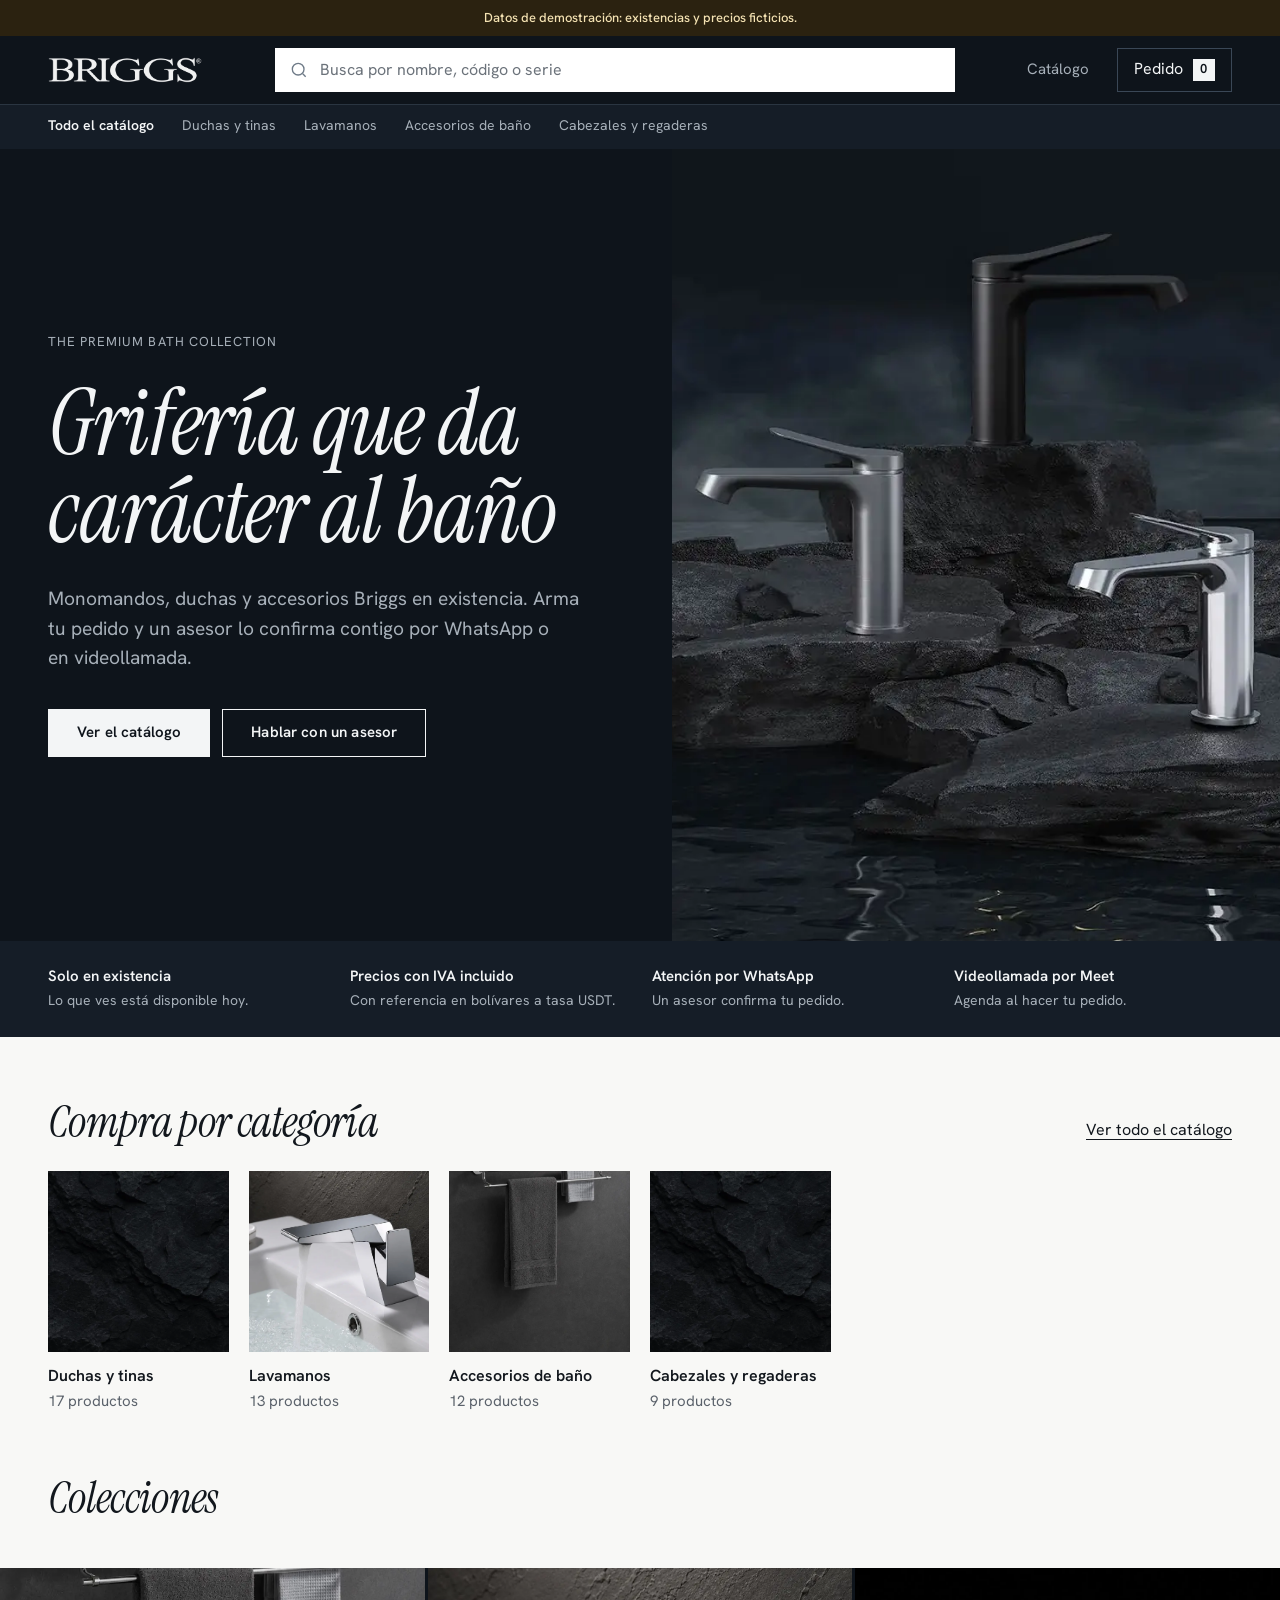
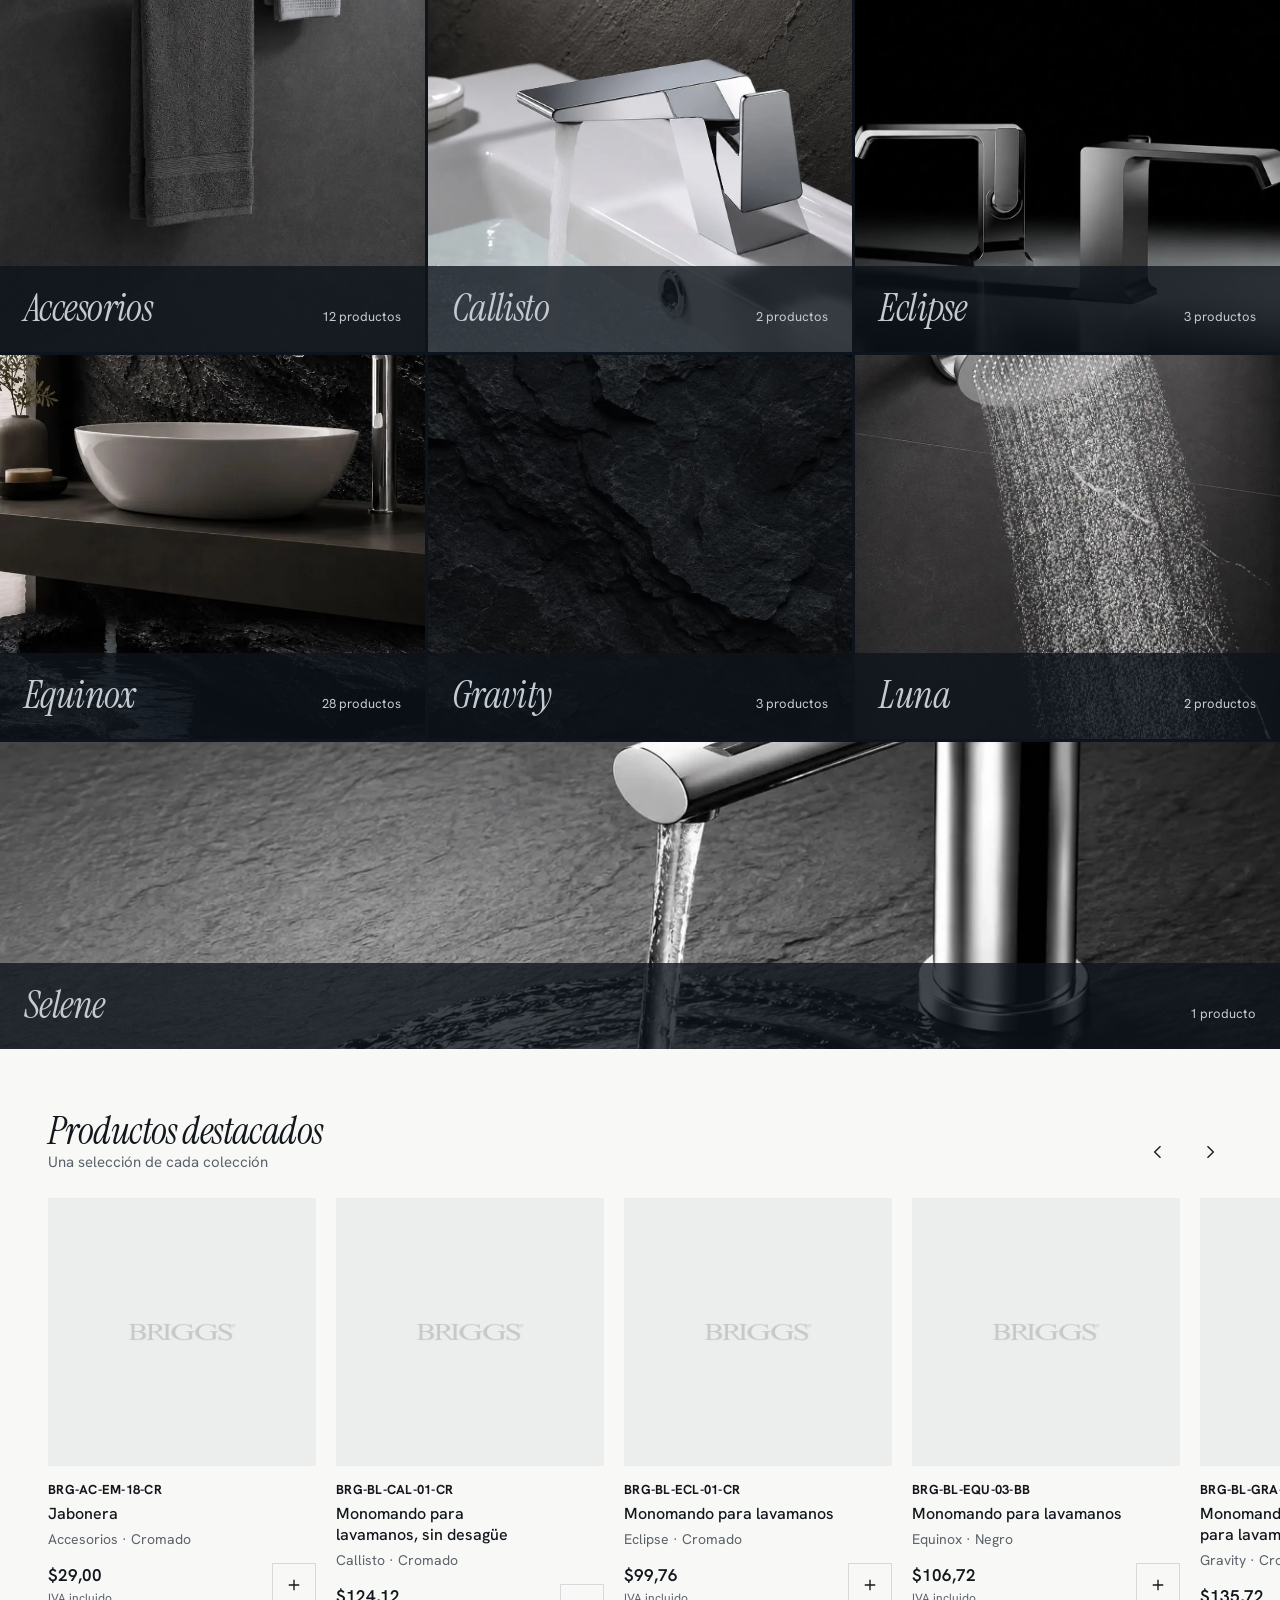
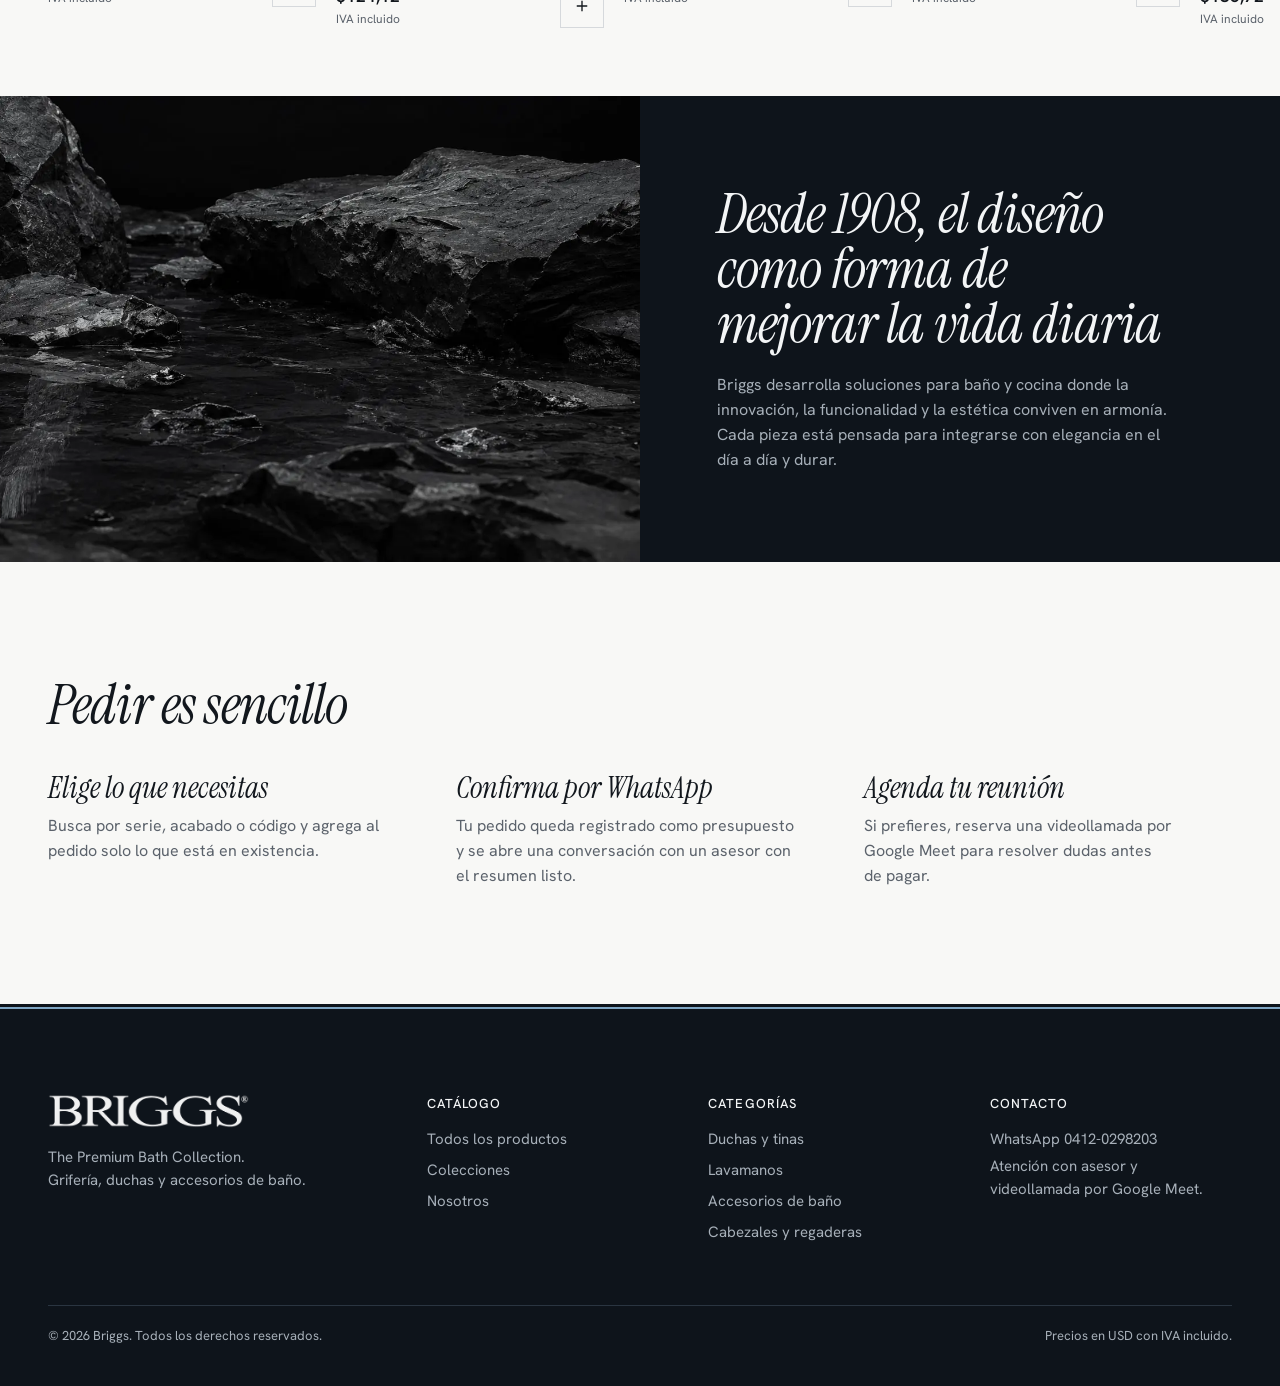
<file: catalogo/index.html>
<!DOCTYPE html>
<html lang="es">
<head>
  <meta charset="UTF-8">
  <script>
    // Sin la barra final (/catalogo) las rutas relativas apuntarían a la raíz del
    // sitio y cargarían los archivos de la app interna. Se corrige antes de cargar nada.
    if (!/\/(index\.html)?$/.test(location.pathname)) location.replace(location.pathname + '/' + location.search + location.hash);
  </script>
  <meta name="viewport" content="width=device-width, initial-scale=1.0, viewport-fit=cover">
  <title>Briggs · Catálogo de grifería y accesorios de baño</title>
  <meta name="description" content="Grifería, duchas y accesorios de baño Briggs en existencia. Arma tu pedido en línea y un asesor te atiende por WhatsApp.">
  <meta name="theme-color" content="#0e141b">
  <link rel="icon" href="data:,">
  <link rel="preconnect" href="https://fonts.googleapis.com">
  <link rel="preconnect" href="https://fonts.gstatic.com" crossorigin>
  <link href="https://fonts.googleapis.com/css2?family=Hanken+Grotesk:wght@400;500;600;700&family=Instrument+Serif:ital@0;1&display=swap" rel="stylesheet">
  <link rel="stylesheet" href="css/catalogo.css">
</head>
<body>
  <a class="skip" href="#main">Saltar al contenido</a>
  <div id="banner" class="banner" hidden></div>

  <header class="top" id="top"></header>

  <main id="main" tabindex="-1"></main>

  <footer class="foot" id="foot"></footer>

  <div class="scrim" id="scrim" hidden></div>
  <aside class="drawer" id="drawer" role="dialog" aria-modal="true" aria-labelledby="drawer-title" aria-hidden="true" inert></aside>
  <div class="toast" id="toast" role="status" aria-live="polite"></div>

  <noscript><p style="padding:2rem;font-family:sans-serif">Este catálogo necesita JavaScript. Escríbenos por WhatsApp al 0412-0298203.</p></noscript>
  <script>
    if (/\/(index\.html)?$/.test(location.pathname)) {
      var s = document.createElement('script'); s.type = 'module'; s.src = 'js/app.js'; document.head.appendChild(s);
    }
  </script>
</body>
</html>
</file>
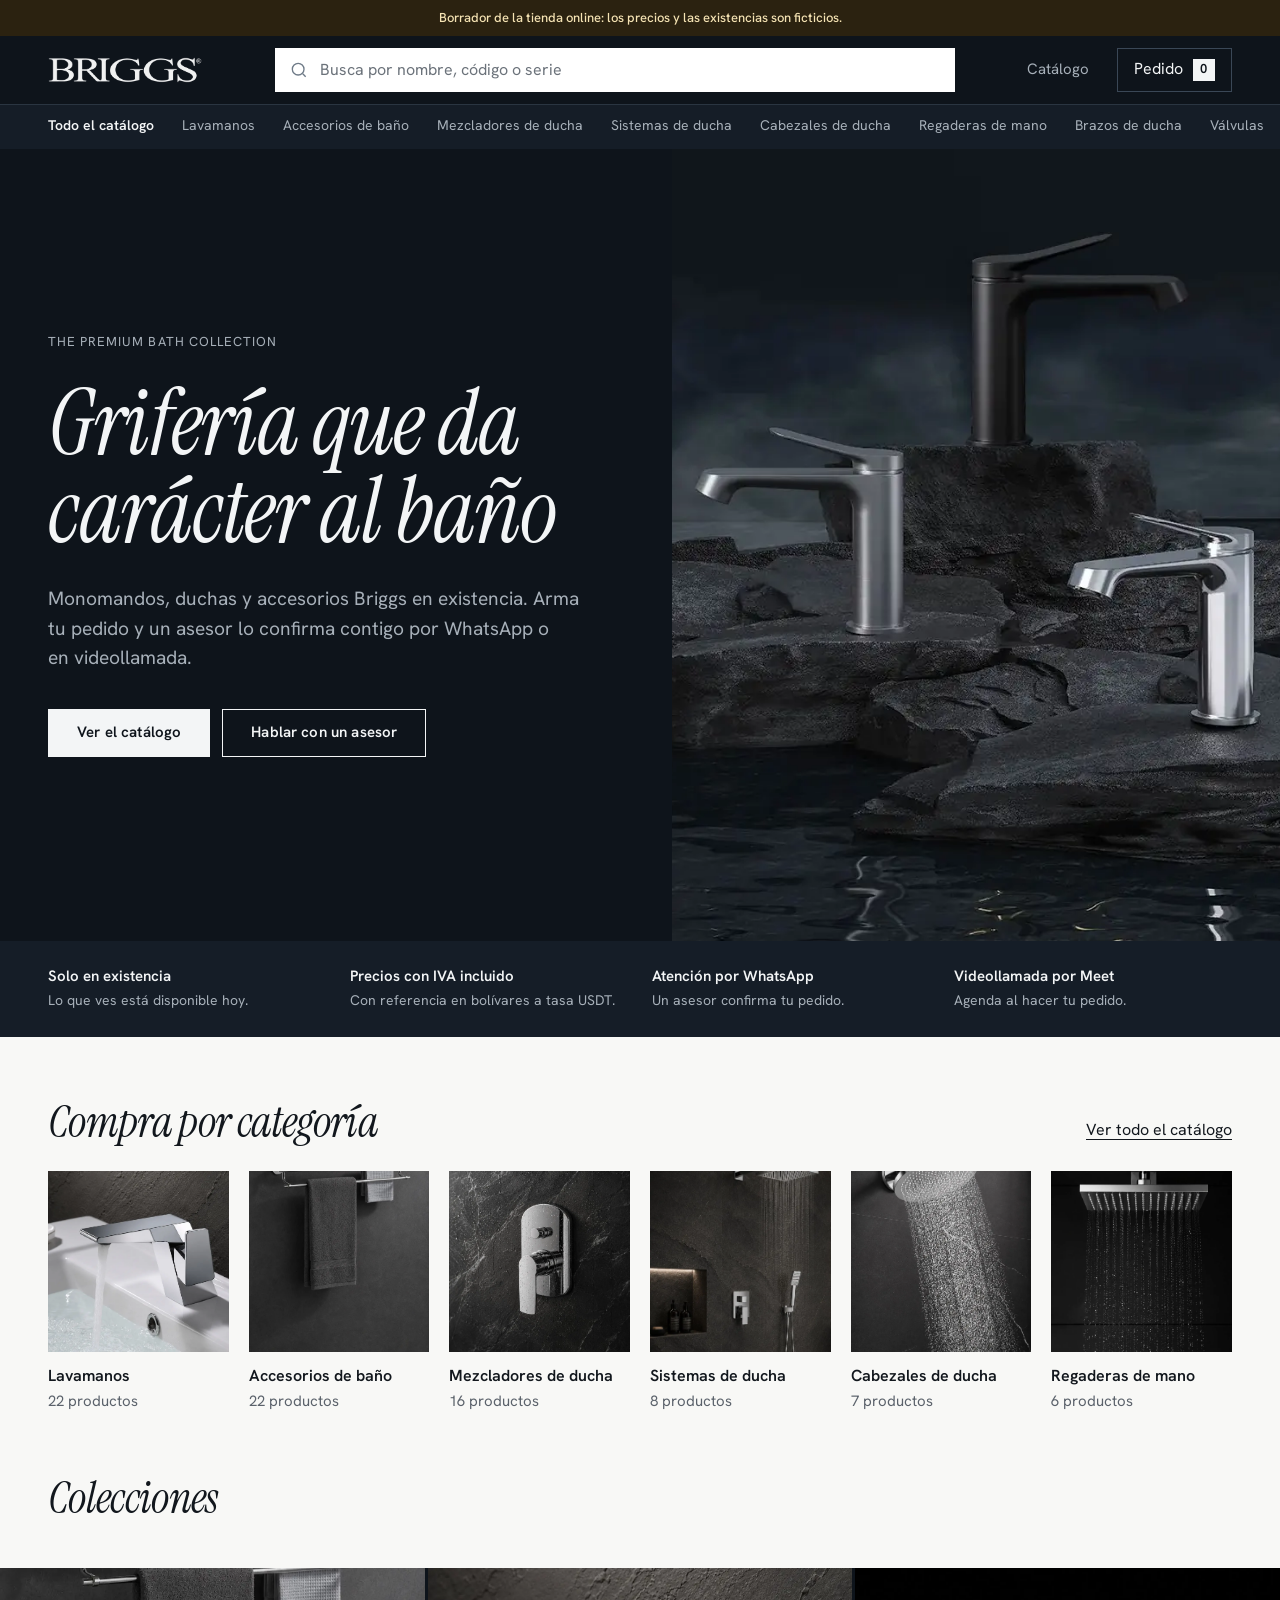
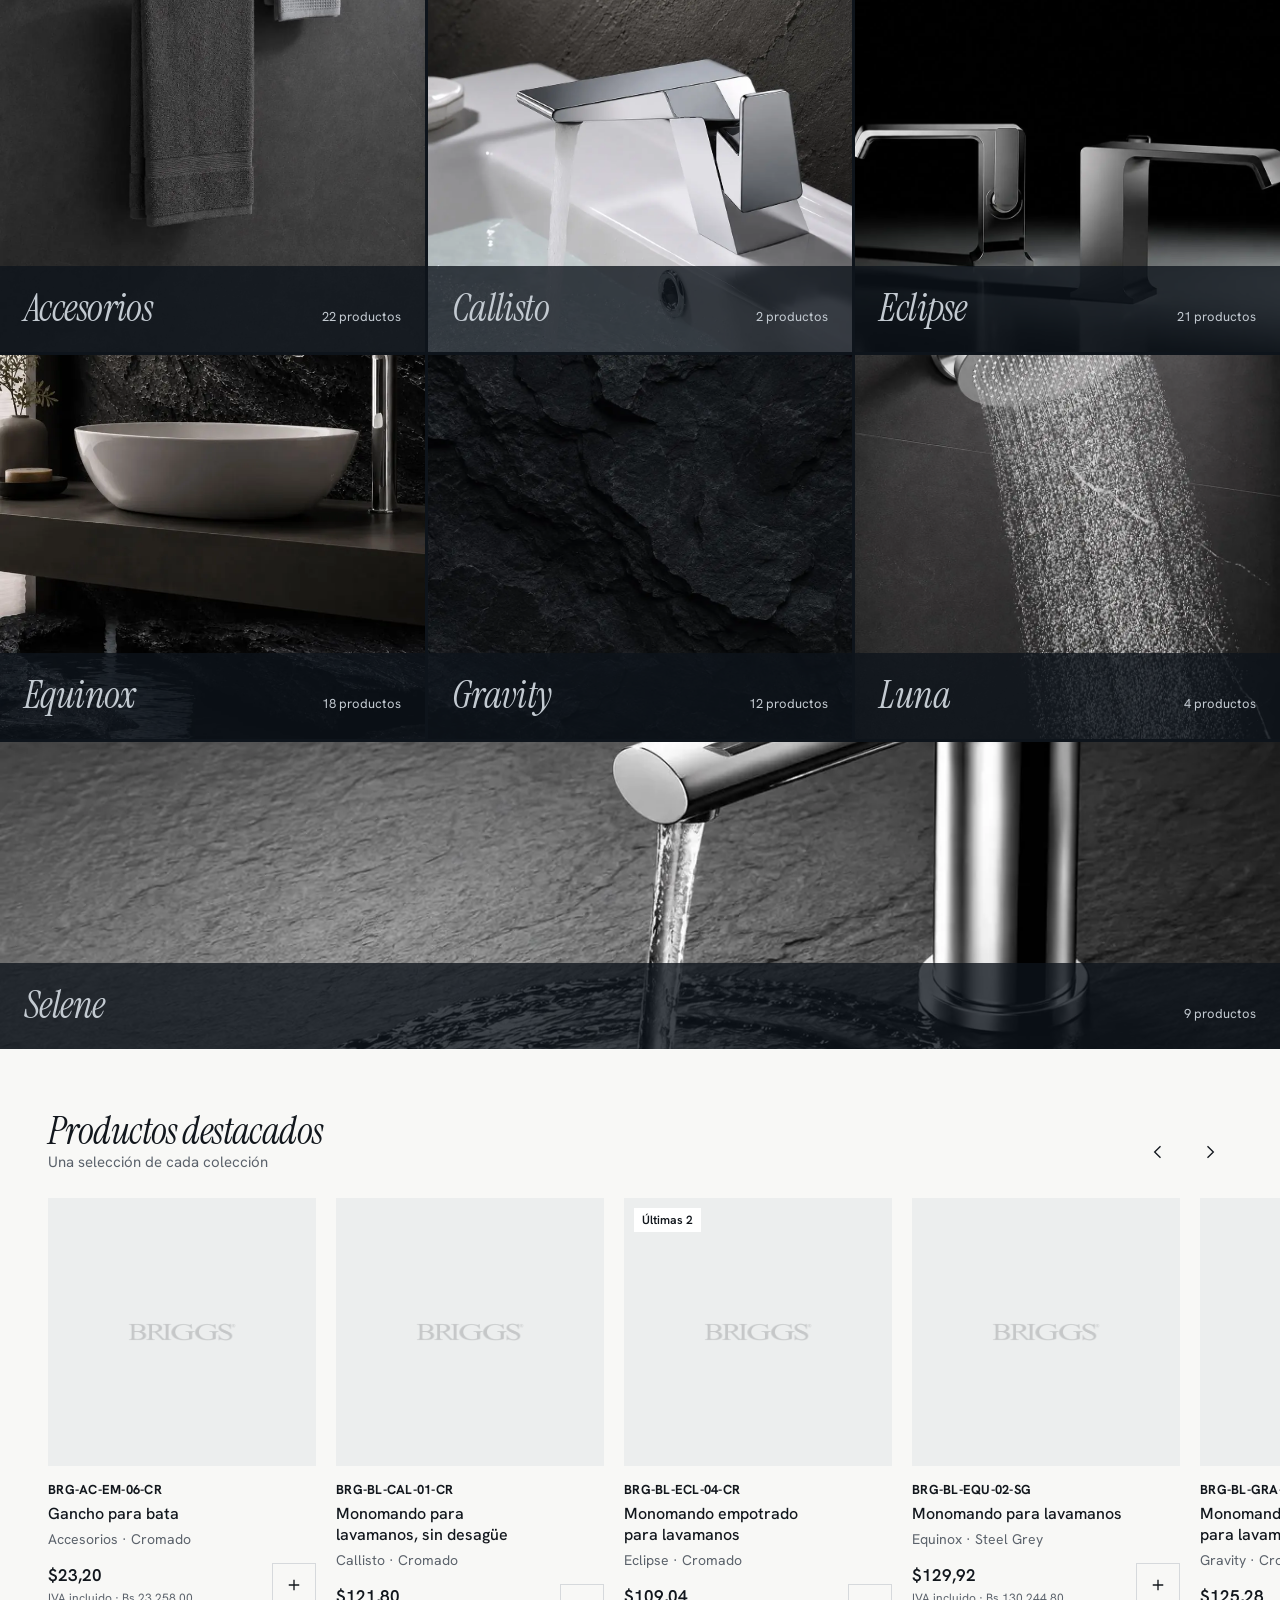
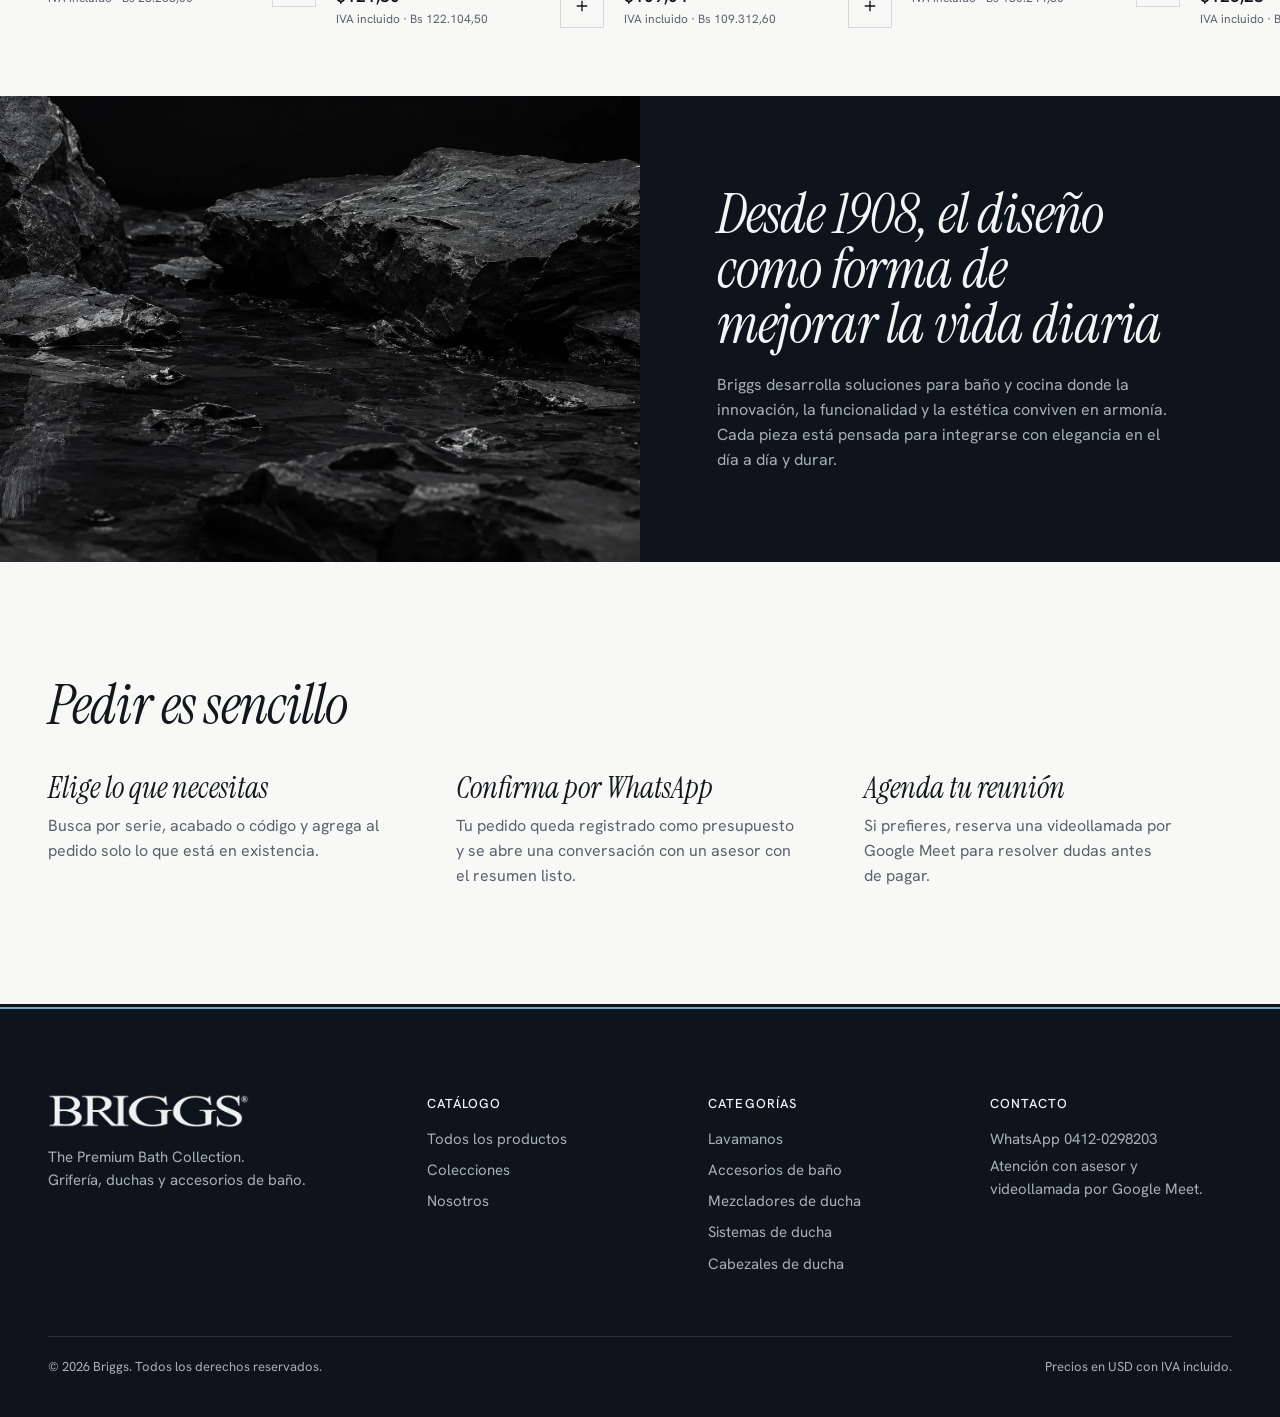
<file: catalogo/prueba/index.html>
<!DOCTYPE html>
<html lang="es" data-modo="borrador">
<head>
  <meta charset="UTF-8">
  <script>
    // Sin la barra final (/catalogo) las rutas relativas apuntarían a la raíz del
    // sitio y cargarían los archivos de la app interna. Se corrige antes de cargar nada.
    if (!/\/(index\.html)?$/.test(location.pathname)) location.replace(location.pathname + '/' + location.search + location.hash);
  </script>
  <meta name="viewport" content="width=device-width, initial-scale=1.0, viewport-fit=cover">
  <title>Borrador · Tienda online Briggs</title>
  <meta name="robots" content="noindex, nofollow">
  <meta name="description" content="Grifería, duchas y accesorios de baño Briggs en existencia. Arma tu pedido en línea y un asesor te atiende por WhatsApp.">
  <meta name="theme-color" content="#0e141b">
  <link rel="icon" href="data:,">
  <link rel="preconnect" href="https://fonts.googleapis.com">
  <link rel="preconnect" href="https://fonts.gstatic.com" crossorigin>
  <link href="https://fonts.googleapis.com/css2?family=Hanken+Grotesk:wght@400;500;600;700&family=Instrument+Serif:ital@0;1&display=swap" rel="stylesheet">
  <link rel="stylesheet" href="../css/catalogo.css">
</head>
<body>
  <a class="skip" href="#main">Saltar al contenido</a>
  <div id="banner" class="banner" hidden></div>

  <header class="top" id="top"></header>

  <main id="main" tabindex="-1"></main>

  <footer class="foot" id="foot"></footer>

  <div class="scrim" id="scrim" hidden></div>
  <aside class="drawer" id="drawer" role="dialog" aria-modal="true" aria-labelledby="drawer-title" aria-hidden="true" inert></aside>
  <div class="toast" id="toast" role="status" aria-live="polite"></div>

  <noscript><p style="padding:2rem;font-family:sans-serif">Este catálogo necesita JavaScript. Escríbenos por WhatsApp al 0412-0298203.</p></noscript>
  <script>
    if (/\/(index\.html)?$/.test(location.pathname)) {
      var s = document.createElement('script'); s.type = 'module'; s.src = '../js/app.js'; document.head.appendChild(s);
    }
  </script>
</body>
</html>
</file>
<file: catalogo/css/catalogo.css>
/* Catálogo Briggs — lenguaje visual tomado del catálogo impreso: fondos
   negro-azulados con roca y agua, títulos en serif itálica, fichas blancas con
   filetes finos, SKU en negrita y cabeceras discretas en mayúsculas. */

:root {
  --ink: #0e141b;
  --ink-2: #151d27;
  --ink-3: #1e2833;
  --paper: #f8f8f6;
  --panel: #eceeee;
  --text: #12171d;
  --muted: #5b626b;
  --line: #d6d9dc;
  --on-dark: #f3f5f6;
  --on-dark-muted: #a7b0b9;
  --line-dark: #2a3541;
  --focus: #7fa6c4;
  --wa: #1b7f52;
  --wa-hover: #17694a;
  --danger: #a3362b;

  --serif: "Instrument Serif", "Iowan Old Style", Georgia, serif;
  --sans: "Hanken Grotesk", system-ui, -apple-system, "Segoe UI", sans-serif;

  --ease-out: cubic-bezier(0.23, 1, 0.32, 1);
  --ease-drawer: cubic-bezier(0.32, 0.72, 0, 1);

  --gutter: clamp(16px, 4vw, 48px);
  --max: 1360px;
  --header-h: 68px;
}

*, *::before, *::after { box-sizing: border-box; }
html { scroll-behavior: smooth; scroll-padding-top: calc(var(--banner-h, 0px) + var(--header-h) + 16px); -webkit-text-size-adjust: 100%; }
body {
  margin: 0; background: var(--paper); color: var(--text);
  font: 400 1rem/1.55 var(--sans); -webkit-font-smoothing: antialiased; text-rendering: optimizeLegibility;
}
img { display: block; max-width: 100%; }
a { color: inherit; }
button, input, select, textarea { font: inherit; color: inherit; }
button { cursor: pointer; }
h1, h2, h3, p { margin: 0; }
h1, h2, h3 { text-wrap: balance; }
p, li { text-wrap: pretty; }
[hidden] { display: none !important; }
:focus-visible { outline: 2px solid var(--focus); outline-offset: 3px; }
::selection { background: #cfdce7; }

.skip { position: absolute; left: 8px; top: -60px; z-index: 100; background: var(--paper); color: var(--text); padding: 10px 14px; }
.skip:focus { top: 8px; }
.wrap { width: 100%; max-width: var(--max); margin-inline: auto; padding-inline: var(--gutter); }

/* ---------- Banner de datos de prueba ---------- */
.banner { position: sticky; top: 0; z-index: 50; background: #2b2210; color: #f5e3b3; font-size: 0.8125rem; font-weight: 500; text-align: center; padding: 9px var(--gutter); line-height: 1.35; }

/* ---------- Cabecera ---------- */
.sr { position: absolute; width: 1px; height: 1px; overflow: hidden; clip: rect(0 0 0 0); white-space: nowrap; }
.top { position: sticky; top: var(--banner-h, 0px); z-index: 40; background: var(--ink); color: var(--on-dark); }
.top__main { display: flex; align-items: center; gap: 28px; height: 68px; }
.brand { display: inline-flex; flex: none; }
.brand img { height: 26px; width: auto; }
.hsearch { position: relative; flex: 1; max-width: 680px; margin-inline: auto; }
.hsearch svg { position: absolute; left: 14px; top: 50%; translate: 0 -50%; color: #6e7a87; pointer-events: none; }
.hsearch input {
  width: 100%; height: 44px; padding: 0 16px 0 44px; background: #fff; color: var(--text); border: 1px solid transparent; border-radius: 0; font-size: 1rem;
  transition: box-shadow 160ms ease;
}
.hsearch input::placeholder { color: #6b727a; }
.hsearch input:focus { outline: none; box-shadow: 0 0 0 3px rgba(127,166,196,.55); }
.hs__list { position: absolute; z-index: 5; left: 0; right: 0; top: calc(100% + 4px); margin: 0; padding: 6px 0; list-style: none; background: #fff; color: var(--text); box-shadow: 0 14px 40px rgba(8,12,17,.28); max-height: min(70vh, 460px); overflow-y: auto; }
.hs__list li { display: grid; grid-template-columns: 48px minmax(0, 1fr) auto; gap: 12px; align-items: center; padding: 8px 14px; cursor: pointer; }
.hs__list li[aria-selected="true"], .hs__list li:hover { background: var(--panel); }
.hs__img { width: 48px; height: 48px; background: var(--panel); }
.hs__img img { width: 100%; height: 100%; object-fit: contain; mix-blend-mode: multiply; padding: 4px; }
.hs__t { min-width: 0; line-height: 1.3; }
.hs__t b { display: block; font-weight: 500; font-size: 0.9375rem; overflow: hidden; text-overflow: ellipsis; white-space: nowrap; }
.hs__t small { color: var(--muted); font-size: 0.8125rem; }
.hs__p { font-weight: 600; font-variant-numeric: tabular-nums; font-size: 0.9375rem; }
.hs__list .hs__all { display: block; font-weight: 600; font-size: 0.9375rem; border-top: 1px solid var(--line); margin-top: 4px; padding-block: 12px; }
.hs__list .hs__none { display: block; cursor: default; color: var(--muted); padding: 14px; }
.hlink { flex: none; font-size: 0.9375rem; text-decoration: none; color: var(--on-dark-muted); padding: 6px 0; transition: color 160ms ease; }
.hlink:hover, .hlink[aria-current="page"] { color: var(--on-dark); }
.top__cats { background: var(--ink-2); border-top: 1px solid var(--line-dark); }
.top__cats-in { display: flex; gap: 4px; overflow-x: auto; scrollbar-width: none; }
.top__cats-in::-webkit-scrollbar { display: none; }
.top__cats a { flex: none; display: inline-flex; align-items: center; min-height: 44px; padding: 0 12px; font-size: 0.875rem; text-decoration: none; color: var(--on-dark-muted); border-bottom: 2px solid transparent; transition: color 160ms ease, border-color 160ms ease; }
.top__cats a:first-child { padding-left: 0; color: var(--on-dark); font-weight: 600; }
.top__cats a[aria-current="page"] { color: var(--on-dark); border-bottom-color: var(--on-dark); }
@media (hover: hover) and (pointer: fine) { .top__cats a:hover { color: var(--on-dark); } }
.cartbtn {
  display: inline-flex; align-items: center; gap: 10px; height: 44px; padding: 0 16px; flex: none;
  background: transparent; border: 1px solid #3a4756; color: var(--on-dark); border-radius: 0;
  transition: transform 160ms var(--ease-out), background-color 160ms ease, border-color 160ms ease;
}
.cartbtn b { display: inline-grid; place-items: center; min-width: 22px; height: 22px; padding: 0 6px; background: var(--on-dark); color: var(--ink); font-size: 0.8125rem; font-weight: 600; }
.cartbtn:active { transform: scale(0.97); }
.cartbtn.bump b { animation: bump 280ms var(--ease-out); }
@keyframes bump { 0% { transform: scale(0.8); } 100% { transform: scale(1); } }
@media (hover: hover) and (pointer: fine) { .cartbtn:hover { border-color: var(--on-dark-muted); background: var(--ink-2); } }
@media (max-width: 760px) {
  .banner { position: static; }
  .top { top: 0; transition: transform 240ms var(--ease-out); }
  .top--hide { transform: translateY(-100%); }
  .top__main { flex-wrap: wrap; height: auto; gap: 10px 12px; padding-block: 10px; }
  .hlink { display: none; }
  .brand { margin-right: auto; }
  .hsearch { order: 3; flex: 1 0 100%; max-width: none; }
  .top__cats { display: none; }
}

/* ---------- Botones ---------- */
.btn {
  display: inline-flex; align-items: center; justify-content: center; gap: 10px; min-height: 48px; padding: 0 28px;
  border: 1px solid transparent; border-radius: 0; font-weight: 600; font-size: 0.9375rem; letter-spacing: 0.01em;
  text-decoration: none; background: var(--ink); color: var(--on-dark);
  transition: transform 160ms var(--ease-out), background-color 160ms ease, color 160ms ease, border-color 160ms ease;
}
.btn:active { transform: scale(0.97); }
.btn[disabled] { opacity: 0.45; cursor: not-allowed; transform: none; }
.btn--light { background: var(--on-dark); color: var(--ink); }
.btn--ghost { background: transparent; color: inherit; border-color: currentColor; }
.btn--wa { background: var(--wa); color: #fff; }
.btn--block { width: 100%; }
@media (hover: hover) and (pointer: fine) {
  .btn:hover { background: #1b2735; }
  .btn--light:hover { background: #fff; }
  .btn--ghost:hover { background: rgba(127,127,127,.14); }
  .btn--wa:hover { background: var(--wa-hover); }
}
.link { color: inherit; text-decoration: underline; text-underline-offset: 4px; text-decoration-thickness: 1px; }

/* ---------- Tipografía ---------- */
.display { font-family: var(--serif); font-style: italic; font-weight: 400; letter-spacing: -0.015em; line-height: 0.98; }
.h1 { font-size: clamp(2.9rem, 7vw, 6.25rem); }
.h2 { font-size: clamp(2.2rem, 4.4vw, 3.9rem); }
.runhead { font-size: 0.8125rem; letter-spacing: 0.08em; text-transform: uppercase; color: var(--muted); }
.dark .runhead, .hero .runhead, .story .runhead { color: var(--on-dark-muted); }
.lead { font-size: clamp(1.0625rem, 1.5vw, 1.25rem); max-width: 56ch; color: inherit; }

/* ---------- Secciones ---------- */
.dark { background: var(--ink); color: var(--on-dark); }
.section { padding-block: clamp(64px, 9vw, 140px); }

/* ---------- Hero ---------- */
.hero { background: var(--ink); color: var(--on-dark); }
.hero__in { display: grid; grid-template-columns: minmax(0, 1.05fr) minmax(0, 0.95fr); min-height: min(88svh, 860px); }
.hero__text { display: flex; flex-direction: column; justify-content: center; gap: 28px; padding: clamp(48px, 7vw, 96px) var(--gutter) clamp(48px, 7vw, 96px) max(var(--gutter), calc((100vw - var(--max)) / 2 + var(--gutter))); }
.hero__text .lead { color: var(--on-dark-muted); }
.hero__actions { display: flex; flex-wrap: wrap; gap: 12px; margin-top: 8px; }
.hero__img { position: relative; overflow: hidden; background: var(--ink-2); }
.hero__img img { width: 100%; height: 100%; object-fit: cover; object-position: 50% 40%; }
@media (max-width: 860px) {
  .hero__in { grid-template-columns: 1fr; min-height: 0; }
  .hero__img { order: -1; height: 46svh; min-height: 280px; }
  .hero__text { padding: 40px var(--gutter) 56px; }
}

/* ---------- Series ---------- */
.series { display: grid; grid-template-columns: repeat(3, minmax(0, 1fr)); gap: 3px; background: var(--ink); }
.serie { position: relative; display: block; min-height: clamp(260px, 30vw, 440px); overflow: hidden; color: var(--on-dark); text-decoration: none; background: var(--ink-2); }
.serie img { position: absolute; inset: 0; width: 100%; height: 100%; object-fit: cover; transition: transform 600ms var(--ease-out); }
.serie__txt { position: absolute; inset: auto 0 0 0; padding: 24px; background: rgba(14,20,27,.78); display: flex; align-items: baseline; justify-content: space-between; gap: 12px; }
.serie__txt .display { font-size: clamp(1.8rem, 3vw, 2.6rem); }
.serie__txt span { font-size: 0.8125rem; color: #c3cad1; white-space: nowrap; }
@media (hover: hover) and (pointer: fine) { .serie:hover img { transform: scale(1.03); } }
/* Si la última fila queda incompleta, la última serie ocupa el ancho restante. */
.serie:last-child:nth-child(3n + 1) { grid-column: 1 / -1; min-height: clamp(220px, 24vw, 340px); }
.serie:last-child:nth-child(3n + 2) { grid-column: span 2; }
@media (max-width: 900px) {
  .series { grid-template-columns: repeat(2, minmax(0, 1fr)); }
  .serie:last-child:nth-child(3n + 1), .serie:last-child:nth-child(3n + 2) { grid-column: auto; min-height: clamp(260px, 30vw, 440px); }
  .serie:last-child:nth-child(odd) { grid-column: 1 / -1; }
}
@media (max-width: 520px) { .series { grid-template-columns: 1fr; } .serie, .serie:last-child:nth-child(odd) { min-height: 220px; grid-column: auto; } }

/* ---------- Campos de formulario ---------- */
.field { display: grid; gap: 6px; font-size: 0.8125rem; color: var(--muted); }
.field select, .field input, .field textarea {
  min-height: 44px; padding: 0 12px; background: #fff; border: 1px solid var(--line); border-radius: 0; color: var(--text); font-size: 1rem;
}
.field textarea { padding: 10px 12px; min-height: 84px; resize: vertical; }
.field select { padding-right: 32px; }
.field select:focus, .field input:focus, .field textarea:focus { outline: none; border-color: var(--ink); box-shadow: 0 0 0 3px rgba(127,166,196,.35); }
.count { font-size: 0.9375rem; color: var(--muted); }

/* ---------- Grilla de productos ---------- */
.grid { display: grid; grid-template-columns: repeat(4, minmax(0, 1fr)); gap: 40px 24px; }
@media (max-width: 1100px) { .grid { grid-template-columns: repeat(3, minmax(0, 1fr)); } }
@media (max-width: 760px) { .grid { grid-template-columns: repeat(2, minmax(0, 1fr)); gap: 32px 12px; } }
.card { display: flex; flex-direction: column; min-width: 0; }
.card__img { position: relative; aspect-ratio: 1 / 1; background: var(--panel); overflow: hidden; display: block; }
.card__img img, .pimg img { width: 100%; height: 100%; object-fit: contain; mix-blend-mode: multiply; padding: 8%; transition: transform 400ms var(--ease-out); }
.card__img img[data-failed], .pimg img[data-failed] { opacity: 0.18; padding: 30%; mix-blend-mode: normal; }
@media (hover: hover) and (pointer: fine) { .card__img:hover img { transform: scale(1.04); } }
.card__body { display: grid; gap: 4px; padding-top: 14px; }
.sku { font-size: 0.8125rem; font-weight: 700; letter-spacing: 0.02em; }
.card h3 { font-size: 1rem; font-weight: 500; line-height: 1.3; }
.card h3 a { text-decoration: none; }
.card h3 a::after { content: ""; position: absolute; inset: 0; }
.card { position: relative; }
.card .meta { font-size: 0.875rem; color: var(--muted); }
.card__foot { display: flex; align-items: center; justify-content: space-between; gap: 8px; margin-top: 8px; }
.price { font-weight: 600; font-size: 1.0625rem; font-variant-numeric: tabular-nums; }
.price small { display: block; font-weight: 400; font-size: 0.75rem; color: var(--muted); }
.bsv::before { content: " · "; }
@media (max-width: 760px) { .bsv { display: block; } .bsv::before { content: ""; } }
.price s { font-weight: 400; color: var(--muted); font-size: 0.875rem; margin-right: 6px; }
.quick {
  position: relative; z-index: 2; flex: none; width: 44px; height: 44px; display: grid; place-items: center; background: transparent; border: 1px solid var(--line); border-radius: 0;
  transition: transform 160ms var(--ease-out), background-color 160ms ease, color 160ms ease, border-color 160ms ease;
}
.quick:active { transform: scale(0.94); }
.quick.done { background: var(--ink); color: var(--on-dark); border-color: var(--ink); }
@media (hover: hover) and (pointer: fine) { .quick:hover { background: var(--ink); color: var(--on-dark); border-color: var(--ink); } }
.tag { position: absolute; top: 10px; left: 10px; z-index: 1; padding: 3px 8px; background: var(--ink); color: var(--on-dark); font-size: 0.75rem; font-weight: 600; }
.tag--low { background: #fff; color: var(--text); }

.enter { opacity: 0; transform: translateY(10px); animation: rise 420ms var(--ease-out) forwards; animation-delay: calc(var(--i, 0) * 35ms); }
@keyframes rise { to { opacity: 1; transform: none; } }

.empty { padding: 72px 0; max-width: 52ch; }
.empty .display { font-size: clamp(2rem, 4vw, 3rem); margin-bottom: 12px; }
.empty p { color: var(--muted); margin-bottom: 24px; }

/* ---------- Nosotros / pasos ---------- */
.story { display: grid; grid-template-columns: minmax(0, 1fr) minmax(0, 1fr); gap: 0; background: var(--ink); color: var(--on-dark); }
.story__img { min-height: 460px; background: var(--ink-2); position: relative; }
.story__img img { position: absolute; inset: 0; width: 100%; height: 100%; object-fit: cover; }
.story__txt { padding: clamp(48px, 7vw, 112px) max(var(--gutter), calc((100vw - var(--max)) / 2 + var(--gutter))) clamp(48px, 7vw, 112px) clamp(32px, 6vw, 88px); display: flex; flex-direction: column; justify-content: center; gap: 22px; }
.story__txt p { color: var(--on-dark-muted); max-width: 52ch; }
@media (max-width: 860px) { .story { grid-template-columns: 1fr; } .story__img { min-height: 300px; } .story__txt { padding: 48px var(--gutter); } }
.steps { display: grid; grid-template-columns: repeat(3, minmax(0, 1fr)); gap: 40px; margin-top: 40px; }
.steps h3 { font-family: var(--serif); font-style: italic; font-weight: 400; font-size: 1.9rem; line-height: 1.05; margin-bottom: 10px; }
.steps p { color: var(--muted); max-width: 38ch; }
@media (max-width: 760px) { .steps { grid-template-columns: 1fr; gap: 28px; } }

/* ---------- Ficha de producto ---------- */
.crumbs { display: flex; flex-wrap: wrap; gap: 8px; font-size: 0.875rem; color: var(--muted); padding-block: 28px 20px; }
.crumbs a { text-decoration: none; } .crumbs a:hover { text-decoration: underline; }
.pdp { display: grid; grid-template-columns: minmax(0, 1.1fr) minmax(0, 0.9fr); gap: clamp(32px, 6vw, 96px); align-items: start; padding-bottom: clamp(56px, 8vw, 120px); }
.pimg { aspect-ratio: 1 / 1; background: var(--panel); position: sticky; top: calc(var(--banner-h, 0px) + var(--header-h) + 24px); }
.pimg img { padding: 10%; }
.pinfo { display: grid; gap: 22px; }
.pinfo h1 { font-size: clamp(2rem, 3.6vw, 3.1rem); line-height: 1.05; }
.pinfo .price { font-size: 1.75rem; }
.pinfo .price small { font-size: 0.875rem; margin-top: 4px; }
.finishes { display: flex; flex-wrap: wrap; gap: 8px; }
.finishes a, .finishes span { min-height: 40px; display: inline-flex; align-items: center; padding: 0 16px; border: 1px solid var(--line); text-decoration: none; font-size: 0.9375rem; }
.finishes [aria-current="true"] { background: var(--ink); color: var(--on-dark); border-color: var(--ink); }
@media (hover: hover) and (pointer: fine) { .finishes a:hover { border-color: var(--ink); } }
.buyrow { display: flex; flex-wrap: wrap; gap: 12px; align-items: stretch; }
.qty { display: inline-flex; align-items: stretch; border: 1px solid var(--line); background: #fff; }
.qty button { width: 44px; background: transparent; border: 0; font-size: 1.25rem; transition: background-color 160ms ease, transform 160ms var(--ease-out); }
.qty button:active { transform: scale(0.92); }
.qty button:disabled { opacity: 0.35; cursor: not-allowed; }
.qty input { width: 52px; text-align: center; border: 0; background: transparent; font-weight: 600; -moz-appearance: textfield; }
.qty input::-webkit-outer-spin-button, .qty input::-webkit-inner-spin-button { -webkit-appearance: none; margin: 0; }
.stocknote { font-size: 0.875rem; color: var(--muted); }
table.spec { width: 100%; border-collapse: collapse; font-size: 0.9375rem; }
table.spec th, table.spec td { text-align: left; vertical-align: top; padding: 12px 0; border-top: 1px solid var(--line); }
table.spec tr:last-child th, table.spec tr:last-child td { border-bottom: 1px solid var(--line); }
table.spec th { width: 38%; font-weight: 600; padding-right: 16px; }
table.spec td { color: var(--text); }
.pinfo h2 { font-size: 0.8125rem; letter-spacing: 0.08em; text-transform: uppercase; color: var(--muted); font-weight: 500; margin-bottom: 4px; }
@media (max-width: 860px) { .pdp { grid-template-columns: 1fr; } .pimg { position: static; } }
.related { padding-bottom: clamp(48px, 6vw, 96px); }
.rail__head { display: flex; align-items: end; justify-content: space-between; gap: 16px; margin-bottom: 24px; }
.rail__head .h2 { font-size: clamp(1.8rem, 3vw, 2.6rem); }
.rail__ctl { display: flex; gap: 8px; flex: none; }
.rail__btn { border: 1px solid var(--line); background: #fff; }
.rail__btn:disabled { opacity: .35; }
.rail { display: flex; gap: 20px; overflow-x: auto; scroll-snap-type: x mandatory; scrollbar-width: none; overscroll-behavior-x: contain; padding-bottom: 4px; margin-inline: calc(var(--gutter) * -1); padding-inline: var(--gutter); scroll-padding-inline: var(--gutter); }
.rail::-webkit-scrollbar { display: none; }
.rail .card { flex: 0 0 clamp(200px, 21vw, 268px); scroll-snap-align: start; }
@media (max-width: 760px) { .rail__ctl { display: none; } .rail .card { flex-basis: 62vw; } }

/* ---------- Pedido (checkout) ---------- */
.checkout { display: grid; grid-template-columns: minmax(0, 1.1fr) minmax(0, 0.9fr); gap: clamp(32px, 6vw, 96px); padding-bottom: clamp(56px, 8vw, 120px); align-items: start; }
.checkout h1 { font-size: clamp(2.4rem, 5vw, 4rem); margin-block: 8px 28px; }
.form { display: grid; gap: 18px; }
.form .two { display: grid; grid-template-columns: 1fr 1fr; gap: 18px; }
.field .hint { font-size: 0.8125rem; color: var(--muted); }
.field .err { font-size: 0.8125rem; color: var(--danger); min-height: 1em; }
.field [aria-invalid="true"] { border-color: var(--danger); }
.hp { position: absolute; left: -9999px; width: 1px; height: 1px; overflow: hidden; }
.checkout > *, .form, .meet { min-width: 0; }
.meet { border: 1px solid var(--line); padding: 18px; display: grid; grid-template-columns: minmax(0, 1fr); gap: 14px; background: #fff; }
.meet > *, #meet-box { min-width: 0; max-width: 100%; }
.meet legend, .meet__head { font-weight: 600; }
.toggle { display: flex; gap: 12px; align-items: flex-start; cursor: pointer; }
.toggle input { margin-top: 4px; width: 18px; height: 18px; accent-color: var(--ink); }
.days { display: flex; gap: 8px; overflow-x: auto; padding-bottom: 4px; scrollbar-width: thin; }
.day { flex: none; min-width: 64px; padding: 8px 10px; text-align: center; border: 1px solid var(--line); background: #fff; border-radius: 0; line-height: 1.2; transition: background-color 160ms ease, color 160ms ease; }
.day b { display: block; font-size: 1.125rem; }
.day span { font-size: 0.75rem; text-transform: uppercase; letter-spacing: .06em; }
.day[aria-pressed="true"], .time[aria-pressed="true"] { background: var(--ink); color: var(--on-dark); border-color: var(--ink); }
.times { display: flex; flex-wrap: wrap; gap: 8px; }
.time { min-height: 40px; padding: 0 14px; border: 1px solid var(--line); background: #fff; border-radius: 0; font-variant-numeric: tabular-nums; }
.summary { background: var(--ink); color: var(--on-dark); padding: clamp(24px, 3vw, 40px); display: grid; gap: 20px; position: sticky; top: calc(var(--banner-h, 0px) + var(--header-h) + 24px); }
.summary h2 { font-family: var(--serif); font-style: italic; font-weight: 400; font-size: 2rem; }
.lines { display: grid; gap: 0; }
.line { display: grid; grid-template-columns: 64px minmax(0, 1fr) auto; gap: 14px; align-items: center; padding: 14px 0; border-top: 1px solid var(--line-dark); }
.line:first-child { border-top: 0; }
.line__img { width: 64px; height: 64px; background: var(--panel); }
.line__img img { width: 100%; height: 100%; object-fit: contain; mix-blend-mode: multiply; padding: 6px; }
.line__t { font-size: 0.9375rem; line-height: 1.3; }
.line__t small { display: block; color: var(--on-dark-muted); font-size: 0.8125rem; margin-top: 2px; }
.line__p { font-variant-numeric: tabular-nums; font-weight: 600; text-align: right; }
.totals { display: grid; gap: 6px; border-top: 1px solid var(--line-dark); padding-top: 16px; font-variant-numeric: tabular-nums; }
.totals div { display: flex; justify-content: space-between; color: var(--on-dark-muted); font-size: 0.9375rem; }
.totals .grand { color: var(--on-dark); font-size: 1.375rem; font-weight: 600; padding-top: 6px; }
.summary .note { font-size: 0.8125rem; color: var(--on-dark-muted); }
@media (max-width: 900px) { .checkout { grid-template-columns: 1fr; } .summary { position: static; order: -1; } .form .two { grid-template-columns: 1fr; } }

/* ---------- Gracias ---------- */
.thanks { padding-block: clamp(48px, 8vw, 120px); display: grid; gap: 24px; justify-items: start; }
.thanks > * { max-width: 760px; }
.thanks h1 { font-size: clamp(2.6rem, 6vw, 5rem); }
.thanks .note { color: var(--muted); font-size: 0.9375rem; }

/* ---------- Drawer del pedido ---------- */
.scrim { position: fixed; inset: 0; z-index: 60; background: rgba(8,12,17,.55); opacity: 0; transition: opacity 240ms ease; }
.scrim.on { opacity: 1; }
.drawer {
  position: fixed; z-index: 70; top: 0; right: 0; bottom: 0; width: min(440px, 100%); background: var(--paper); color: var(--text);
  display: flex; flex-direction: column; transform: translateX(100%); transition: transform 320ms var(--ease-drawer), box-shadow 320ms ease, visibility 0s linear 320ms; visibility: hidden;
}
.drawer.on { transform: none; box-shadow: -12px 0 40px rgba(8,12,17,.22); visibility: visible; transition-delay: 0s; }
.drawer__head { display: flex; align-items: center; justify-content: space-between; padding: 20px 24px; border-bottom: 1px solid var(--line); }
.drawer__head h2 { font-family: var(--serif); font-style: italic; font-weight: 400; font-size: 2rem; }
.iconbtn { width: 44px; height: 44px; display: grid; place-items: center; background: transparent; border: 0; transition: transform 160ms var(--ease-out), background-color 160ms ease; }
.iconbtn:active { transform: scale(0.92); }
@media (hover: hover) and (pointer: fine) { .iconbtn:hover { background: var(--panel); } }
.drawer__body { flex: 1; overflow-y: auto; padding: 8px 24px; overscroll-behavior: contain; }
.drawer__foot { padding: 20px 24px calc(20px + env(safe-area-inset-bottom)); border-top: 1px solid var(--line); display: grid; gap: 14px; }
.drawer .line { grid-template-columns: 72px minmax(0, 1fr); border-top-color: var(--line); align-items: start; }
.drawer .line__img { width: 72px; height: 72px; }
.drawer .line__t small { color: var(--muted); }
.drawer .line__ctl { display: flex; align-items: center; justify-content: space-between; gap: 10px; margin-top: 8px; }
.drawer .qty button { width: 36px; height: 36px; }
.drawer .qty input { width: 40px; }
.rm { background: none; border: 0; color: var(--muted); font-size: 0.8125rem; text-decoration: underline; text-underline-offset: 3px; padding: 8px; }
.drawer__total { display: flex; justify-content: space-between; align-items: baseline; font-weight: 600; font-size: 1.25rem; font-variant-numeric: tabular-nums; }
.drawer__total small { font-weight: 400; font-size: 0.8125rem; color: var(--muted); display: block; }
@media (prefers-reduced-motion: reduce) { .drawer { transition: opacity 160ms ease, visibility 0s linear 160ms; transform: none; opacity: 0; pointer-events: none; } .drawer.on { opacity: 1; pointer-events: auto; transition-delay: 0s; } }

/* ---------- Aviso ---------- */
.toast {
  position: fixed; z-index: 90; left: 50%; bottom: calc(24px + env(safe-area-inset-bottom)); translate: -50% 12px; opacity: 0; pointer-events: none;
  background: var(--ink); color: var(--on-dark); padding: 12px 20px; font-size: 0.9375rem; max-width: calc(100vw - 32px);
  transition: opacity 200ms ease, translate 240ms var(--ease-out); box-shadow: 0 8px 28px rgba(8,12,17,.3);
}
.toast.on { opacity: 1; translate: -50% 0; }

/* ---------- Pie ---------- */
.foot { background: var(--ink); color: var(--on-dark); padding-block: clamp(56px, 7vw, 96px) 40px; }
.foot__top { display: grid; grid-template-columns: minmax(0, 1.4fr) repeat(3, minmax(0, 1fr)); gap: 40px; }
.foot img { height: 34px; width: auto; margin-bottom: 18px; }
.foot p, .foot a { color: var(--on-dark-muted); font-size: 0.9375rem; }
.foot a { text-decoration: none; display: block; padding: 4px 0; }
.foot a:hover { color: var(--on-dark); }
.foot h2 { font-size: 0.8125rem; letter-spacing: 0.08em; text-transform: uppercase; color: var(--on-dark); font-weight: 500; margin-bottom: 10px; }
.foot__bot { margin-top: 56px; padding-top: 20px; border-top: 1px solid var(--line-dark); font-size: 0.8125rem; color: var(--on-dark-muted); display: flex; flex-wrap: wrap; justify-content: space-between; gap: 12px; }
@media (max-width: 900px) { .foot__top { grid-template-columns: repeat(2, minmax(0, 1fr)); } }
@media (max-width: 560px) { .foot__top { grid-template-columns: 1fr; } }
@media (max-width: 760px) { .nav { display: none; } .top__in { gap: 16px; } .cartbtn { margin-left: auto; } }

/* ---------- Esqueletos ---------- */
.skel { background: linear-gradient(90deg, #e6e8e9 0%, #f1f2f3 50%, #e6e8e9 100%); background-size: 200% 100%; animation: sh 1.4s linear infinite; aspect-ratio: 1/1; }
@keyframes sh { to { background-position: -200% 0; } }


/* ---------- Portada: confianza, categorías, encabezados ---------- */
.section--tight { padding-block: clamp(40px, 5vw, 72px); }
.shead { display: flex; align-items: end; justify-content: space-between; gap: 16px; margin-bottom: 28px; }
.shead .h2 { font-size: clamp(1.9rem, 3.4vw, 2.9rem); }
.trust { background: var(--ink-2); color: var(--on-dark); }
.trust__in { display: grid; grid-template-columns: repeat(4, minmax(0, 1fr)); gap: 24px; padding-block: 24px; }
.trust b { display: block; font-weight: 600; font-size: 0.9375rem; }
.trust span { color: var(--on-dark-muted); font-size: 0.875rem; }
@media (max-width: 900px) { .trust__in { grid-template-columns: repeat(2, minmax(0, 1fr)); } }
.cats { display: grid; grid-template-columns: repeat(6, minmax(0, 1fr)); gap: 20px; }
.cattile { display: grid; gap: 4px; text-decoration: none; align-content: start; }
.cattile__img { aspect-ratio: 1 / 1; overflow: hidden; background: var(--ink-2); display: block; }
.cattile__img img { width: 100%; height: 100%; object-fit: cover; transition: transform 500ms var(--ease-out); }
.cattile__t { font-weight: 600; margin-top: 10px; line-height: 1.25; }
@media (hover: hover) and (pointer: fine) { .cattile:hover .cattile__img img { transform: scale(1.05); } .cattile:hover .cattile__t { text-decoration: underline; text-underline-offset: 4px; } }
@media (max-width: 1100px) { .cats { grid-template-columns: repeat(3, minmax(0, 1fr)); } }
@media (max-width: 560px) { .cats { grid-template-columns: repeat(2, minmax(0, 1fr)); gap: 16px 12px; } }
.section--tight .related { padding-bottom: 0; }
.section--tight .related + .related { padding-top: clamp(32px, 4vw, 56px); }

/* ---------- Página de catálogo ---------- */
.cat { display: grid; grid-template-columns: 272px minmax(0, 1fr); gap: clamp(28px, 4vw, 56px); align-items: start; padding-bottom: clamp(56px, 8vw, 112px); }
.cat__side { position: sticky; top: calc(var(--banner-h, 0px) + var(--header-h) + 16px); max-height: calc(100vh - var(--banner-h, 0px) - var(--header-h) - 32px); overflow-y: auto; padding-right: 4px; scrollbar-width: thin; }
.fside__t { font-size: 0.8125rem; letter-spacing: 0.08em; text-transform: uppercase; color: var(--muted); font-weight: 500; margin-bottom: 4px; }
.fgroup { border-bottom: 1px solid var(--line); padding-block: 14px; }
.fgroup summary { cursor: pointer; font-weight: 600; list-style: none; display: flex; justify-content: space-between; align-items: center; min-height: 28px; }
.fgroup summary::-webkit-details-marker { display: none; }
.fgroup summary::after { content: ""; width: 8px; height: 8px; border-right: 1.5px solid currentColor; border-bottom: 1.5px solid currentColor; rotate: 45deg; translate: 0 -2px; transition: rotate 200ms var(--ease-out); }
.fgroup[open] summary::after { rotate: 225deg; translate: 0 2px; }
.fgroup__b { padding-top: 10px; }
.flist { list-style: none; margin: 0; padding: 0; display: grid; gap: 2px; }
.fopt { width: 100%; display: flex; justify-content: space-between; gap: 8px; text-align: left; background: none; border: 0; padding: 7px 8px; margin-inline: -8px; width: calc(100% + 16px); border-radius: 0; font-size: 0.9375rem; color: var(--text); transition: background-color 160ms ease; }
.fopt em, .fcheck em { font-style: normal; color: var(--muted); font-size: 0.8125rem; font-variant-numeric: tabular-nums; }
.fopt.on { font-weight: 600; background: var(--panel); }
@media (hover: hover) and (pointer: fine) { .fopt:hover { background: var(--panel); } }
.fcheck { display: grid; grid-template-columns: 20px minmax(0, 1fr) auto; gap: 10px; align-items: center; padding: 7px 0; cursor: pointer; font-size: 0.9375rem; }
.fcheck input { width: 18px; height: 18px; accent-color: var(--ink); margin: 0; }
.fprice { display: grid; grid-template-columns: minmax(0, 1fr) auto minmax(0, 1fr) auto; gap: 6px; align-items: center; margin-top: 10px; }
.fprice input { min-width: 0; height: 40px; padding: 0 8px; border: 1px solid var(--line); background: #fff; border-radius: 0; }
.fprice input:focus { outline: none; border-color: var(--ink); box-shadow: 0 0 0 3px rgba(127,166,196,.35); }
.fprice .btn { min-height: 40px; padding: 0 14px; }
.cat__head { display: flex; align-items: end; justify-content: space-between; gap: 16px; flex-wrap: wrap; margin-bottom: 16px; }
.cat__head h1 { font-size: clamp(2.2rem, 4vw, 3.4rem); }
.cat__tools { display: flex; align-items: end; gap: 12px; }
.field--inline { display: flex; align-items: center; gap: 8px; font-size: 0.875rem; }
.field--inline select { min-height: 44px; }
.cat__fbtn { display: none; min-height: 44px; padding: 0 18px; gap: 8px; }
.cat__fbtn b { display: inline-grid; place-items: center; min-width: 20px; height: 20px; padding: 0 5px; background: var(--ink); color: var(--on-dark); font-size: 0.75rem; }
.achips { display: flex; flex-wrap: wrap; gap: 8px; align-items: center; margin-bottom: 20px; }
.achips:empty { display: none; }
.achip { display: inline-flex; align-items: center; gap: 8px; min-height: 36px; padding: 0 12px; background: var(--panel); border: 0; border-radius: 0; font-size: 0.875rem; transition: background-color 160ms ease, transform 160ms var(--ease-out); }
.achip:active { transform: scale(0.97); }
@media (hover: hover) and (pointer: fine) { .achip:hover { background: #dfe3e4; } }
.achips .link { background: none; border: 0; font-size: 0.875rem; padding: 8px; cursor: pointer; }
.cat .grid { grid-template-columns: repeat(3, minmax(0, 1fr)); }
.empty__act { display: flex; flex-wrap: wrap; gap: 12px; }
.pager { display: flex; flex-wrap: wrap; justify-content: center; gap: 6px; padding-top: 48px; }
.pager:empty { display: none; }
.pg { min-width: 44px; height: 44px; display: inline-grid; place-items: center; padding: 0 14px; border: 1px solid var(--line); text-decoration: none; font-variant-numeric: tabular-nums; transition: background-color 160ms ease, border-color 160ms ease; }
.pg.on { background: var(--ink); color: var(--on-dark); border-color: var(--ink); }
.pg--gap { border-color: transparent; }
@media (hover: hover) and (pointer: fine) { a.pg:not(.on):hover { border-color: var(--ink); } }
@media (max-width: 1180px) { .cat .grid { grid-template-columns: repeat(2, minmax(0, 1fr)); } }
@media (max-width: 900px) {
  .cat { grid-template-columns: 1fr; }
  .cat__side { display: none; }
  .cat__fbtn { display: inline-flex; }
  .cat__tools { width: 100%; }
  .cat__tools .field--inline { flex: 1; min-width: 0; }
  .cat__tools .field--inline select { width: 100%; min-width: 0; }
  .field--inline .lbl { position: absolute; width: 1px; height: 1px; overflow: hidden; clip: rect(0 0 0 0); }
}

/* ---------- Panel de filtros en móvil ---------- */
.fsheet { position: fixed; inset: 0; z-index: 75; visibility: hidden; pointer-events: none; }
.fsheet.on { visibility: visible; pointer-events: auto; }
.fsheet__scrim { position: absolute; inset: 0; background: rgba(8,12,17,.55); opacity: 0; transition: opacity 240ms ease; }
.fsheet.on .fsheet__scrim { opacity: 1; }
.fsheet__panel { position: absolute; left: 0; right: 0; bottom: 0; max-height: 88svh; display: flex; flex-direction: column; background: var(--paper); transform: translateY(100%); transition: transform 320ms var(--ease-drawer); }
.fsheet.on .fsheet__panel { transform: none; }
.fsheet__head { display: flex; align-items: center; justify-content: space-between; padding: 12px 20px; border-bottom: 1px solid var(--line); }
.fsheet__head h2 { font-family: var(--serif); font-style: italic; font-weight: 400; font-size: 1.9rem; }
.fsheet__body { overflow-y: auto; padding: 4px 20px 16px; overscroll-behavior: contain; }
.fsheet__foot { display: grid; grid-template-columns: auto 1fr; gap: 12px; padding: 14px 20px calc(14px + env(safe-area-inset-bottom)); border-top: 1px solid var(--line); }
@media (min-width: 901px) { .fsheet { display: none; } }

/* ---------- Barra de compra fija en móvil (ficha) ---------- */
.buybar { display: none; }
@media (max-width: 760px) {
  .buybar { display: flex; position: fixed; left: 0; right: 0; bottom: 0; z-index: 35; align-items: center; justify-content: space-between; gap: 12px; padding: 10px var(--gutter) calc(10px + env(safe-area-inset-bottom)); background: #fff; border-top: 1px solid var(--line); }
  .buybar .price { font-size: 1.125rem; }
  .buybar .btn { flex: 1; max-width: 260px; }
  .pdp-page.has-buybar { padding-bottom: 88px; }
  .toast { bottom: calc(92px + env(safe-area-inset-bottom)); }
}

@media (prefers-reduced-motion: reduce) {
  html { scroll-behavior: auto; }
  .enter { animation: none; opacity: 1; transform: none; }
  .skel { animation: none; }
  .scrim, .toast { transition: opacity 120ms ease; }
  .fsheet__panel { transition: opacity 160ms ease; transform: none; opacity: 0; }
  .fsheet.on .fsheet__panel { opacity: 1; }
  .cattile__img img { transition: none; }
  .cartbtn.bump b { animation: none; }
  .serie img, .card__img img { transition: none; }
}
</file>
